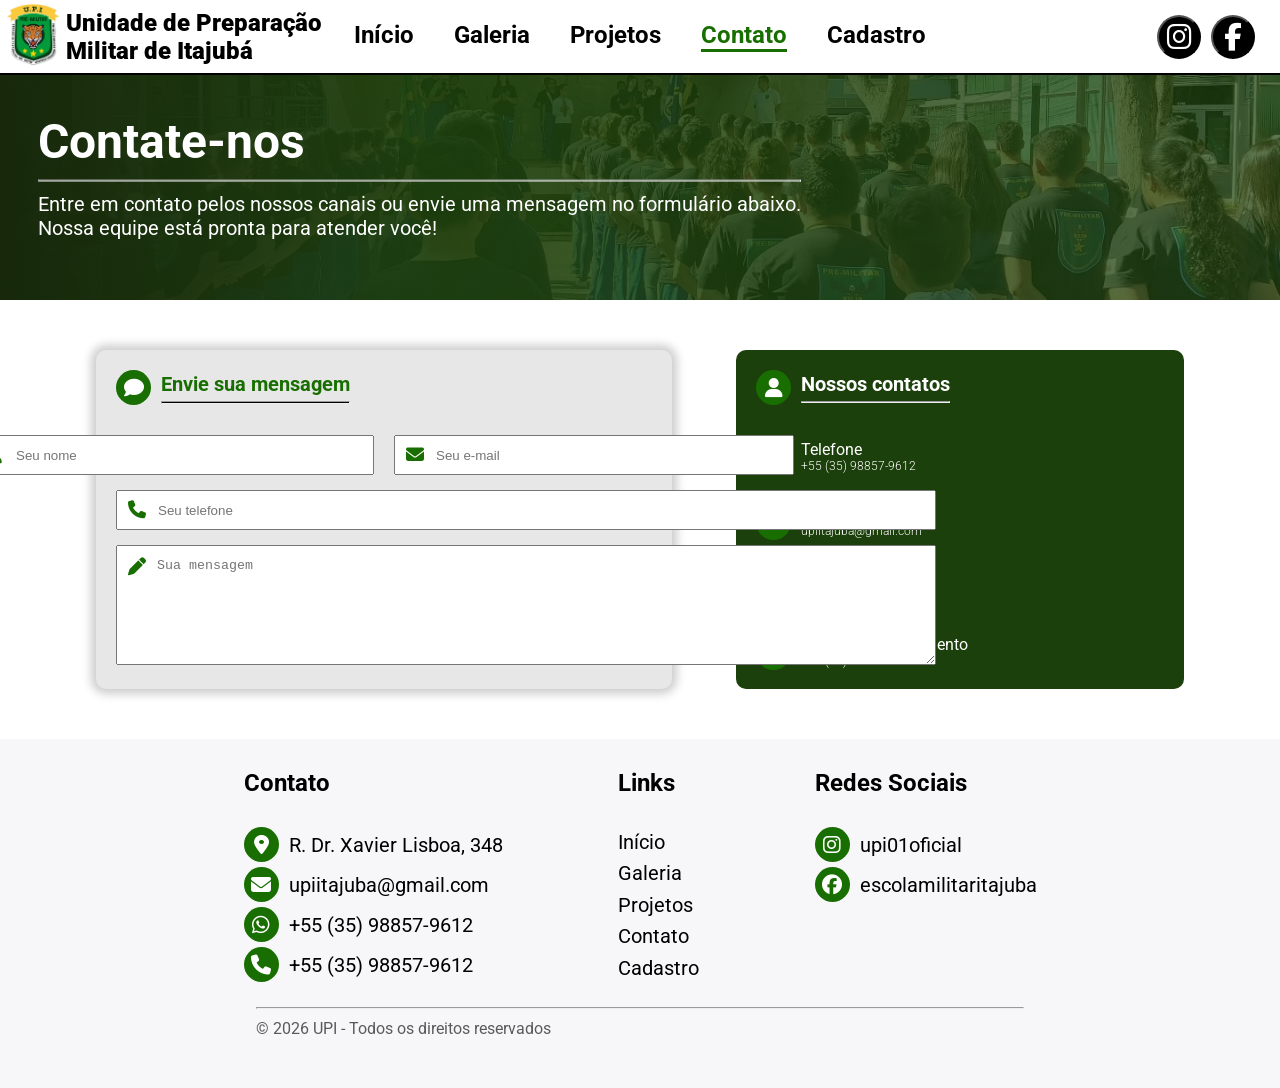
<file: contato.html>
<!DOCTYPE html>
<html lang="en">
<head>
    <meta charset="UTF-8">
    <meta name="viewport" content="width=device-width, initial-scale=1.0">
    <link rel="stylesheet" href="style.css">
    <link rel="stylesheet" href="https://cdnjs.cloudflare.com/ajax/libs/font-awesome/6.5.2/css/all.min.css">
    <link rel="preconnect" href="https://fonts.googleapis.com">
    <link rel="preconnect" href="https://fonts.gstatic.com" crossorigin>
    <link href="https://fonts.googleapis.com/css2?family=Roboto:wght@100;300;400;500;700;900&display=swap" rel="stylesheet">
    <title>Contato</title>
</head>
<body>
    <header>
        <a href="index.html"><img class="logotipo_upi_header" src="ícones/logotipo_UPI.png" alt="logotipo_upi"></a>
        <h1 class="titulo_header">Unidade de Preparação<br>Militar de Itajubá</h1>
        <nav class="menu_header">
            <a class="opcao_header" href="index.html">Início</a>
            <a class="opcao_header" href="galeria.html">Galeria</a>
            <a class="opcao_header" href="projetos.html">Projetos</a>   
            <a class="opcao_header_ativo" href="contato.html">Contato</a>
            <a class="opcao_header" href="cadastro.html">Cadastro</a>
        </nav>
        <div class="redes_sociais_header">
            <a href="https://www.instagram.com/upi01oficial/" target="_blank"><button class="botao_header"><i class="fa-brands fa-instagram" style="color: rgb(255, 255, 255);"></i></button></a>
            <a href="https://www.facebook.com/escolamilitaritajuba?locale=pt_BR" target="_blank"><button class="botao_header"><i class="fa-brands fa-facebook-f" style="color: rgb(255, 255, 255);"></i></button></a>
        </div>
    </header>
    <section class="banner_contato">
        <img id="imagem" class="banner" src="fotos/imagem_teste_proporcao7.jpg">
        <div class="overlay_contato"></div>
            <div class="banner_contato_info">
                <h2>Contate-nos</h2>
                <hr>
                <p>Entre em contato pelos nossos canais ou envie uma mensagem no formulário abaixo.<br>Nossa equipe está pronta para atender você!
            </div>
    </section>

    <section class="conteiners_contato">
        <div class="conteiner_contato_mensagem">
            <div class="topico_contato_mensagem">
                <i class="fa-solid fa-comment"></i>
                <div class="linha_contato_mensagem">
                    <h3>Envie sua mensagem</h3>
                    <hr>
                </div>
            </div>
            <div class="inputs_mensagem">
                <div class="input_nome_e_email">
                    <div class="input_nome">
                        <i class="fa-solid fa-user"></i>
                        <input class="nome" placeholder="Seu nome">
                    </div>
                    <div class="input_email">
                        <i class="fa-solid fa-envelope"></i>
                        <input class="email" placeholder="Seu e-mail">
                    </div>
                </div>
                <div class="input_telefone">
                    <i class="fa-solid fa-phone"></i>
                    <input class="telefone" placeholder="Seu telefone">
                </div>
                <div class="input_mensagem">
                    <i class="fa-solid fa-pen"></i>
                    <textarea class="mensagem" placeholder="Sua mensagem"></textarea>
                </div>
            </div>
        </div>
        <div class="conteiner_contato_info">
            <div class="topico_contato_info">
                <i class="fa-solid fa-user"></i>
                <div class="linha_contato_info">
                    <h3>Nossos contatos</h3>
                    <hr>
                </div>
            </div>
            <div class="contato_infos">
                <div class="info_contato_item">
                    <i class="fa-brands fa-whatsapp"></i>
                    <div class="info_item">
                        <h4>Telefone</h4>
                        <p>+55 (35) 98857-9612</p>
                    </div>
                </div>
                <div class="info_contato_item">
                    <i class="fa-solid fa-envelope"></i>
                    <div class="info_item">
                        <h4>E-mail</h4>
                        <p>upiitajuba@gmail.com</p>
                    </div>
                </div>
                <div class="info_contato_item">
                    <i class="fa-solid fa-location-dot"></i>
                    <div class="info_item">
                        <h4>Endereço</h4>
                        <p>R. Dr. Xavier Lisboa, 348</p>
                    </div>
                </div>
                <div class="info_contato_item">
                    <i class="fa-regular fa-clock"></i>
                    <div class="info_item">
                        <h4>Horário de Atendimento</h4>
                        <p>+55 (35) 98857-9612</p>
                    </div>
                </div>
            </div>
        </div>
    </section>

    <footer class="footer">
        <div class="footer_info">
            <div class="footer_contato">
                <h2 class="footer_topico">Contato</h2>
                <div class="footer_contato_item">
                    <i class="fa-solid fa-location-dot"></i>
                    <p>R. Dr. Xavier Lisboa, 348</p>
                </div>
                <div class="footer_contato_item">
                    <i class="fa-solid fa-envelope"></i>
                    <p>upiitajuba@gmail.com</p>
                </div>
                <div class="footer_contato_item">
                    <i class="fa-brands fa-whatsapp"></i>
                    <p>+55 (35) 98857-9612</p>
                </div>
                <div class="footer_contato_item">
                    <i class="fa-solid fa-phone"></i>
                    <p>+55 (35) 98857-9612</p>
                </div>
            </div>
            <div class="footer_links">
                <h2 class="footer_topico">Links</h2>
                <a href="index.html">Início</a>
                <a href="galeria.html">Galeria</a>
                <a href="projetos.html">Projetos</a>   
                <a href="contato.html">Contato</a>
                <a href="cadastro.html">Cadastro</a>
            </div>
            <div class="footer_redessociais">
                <h2 class="footer_topico">Redes Sociais</h2>
                <div class="footer_redesocial_item">
                    <i class="fa-brands fa-instagram"></i>
                    <a href="https://www.instagram.com/upi01oficial/" target="_blank">upi01oficial</a>
                </div>
                <div class="footer_redesocial_item">
                    <i class="fa-brands fa-facebook"></i>
                    <a href="https://www.facebook.com/escolamilitaritajuba?locale=pt_BR" target="_blank">escolamilitaritajuba</a>
                </div>
            </div>
        </div>
        <hr>
        <p class="footer_direitos">&copy; 2026 UPI - Todos os direitos reservados</p>
    </footer>
</body>
</html>
</file>
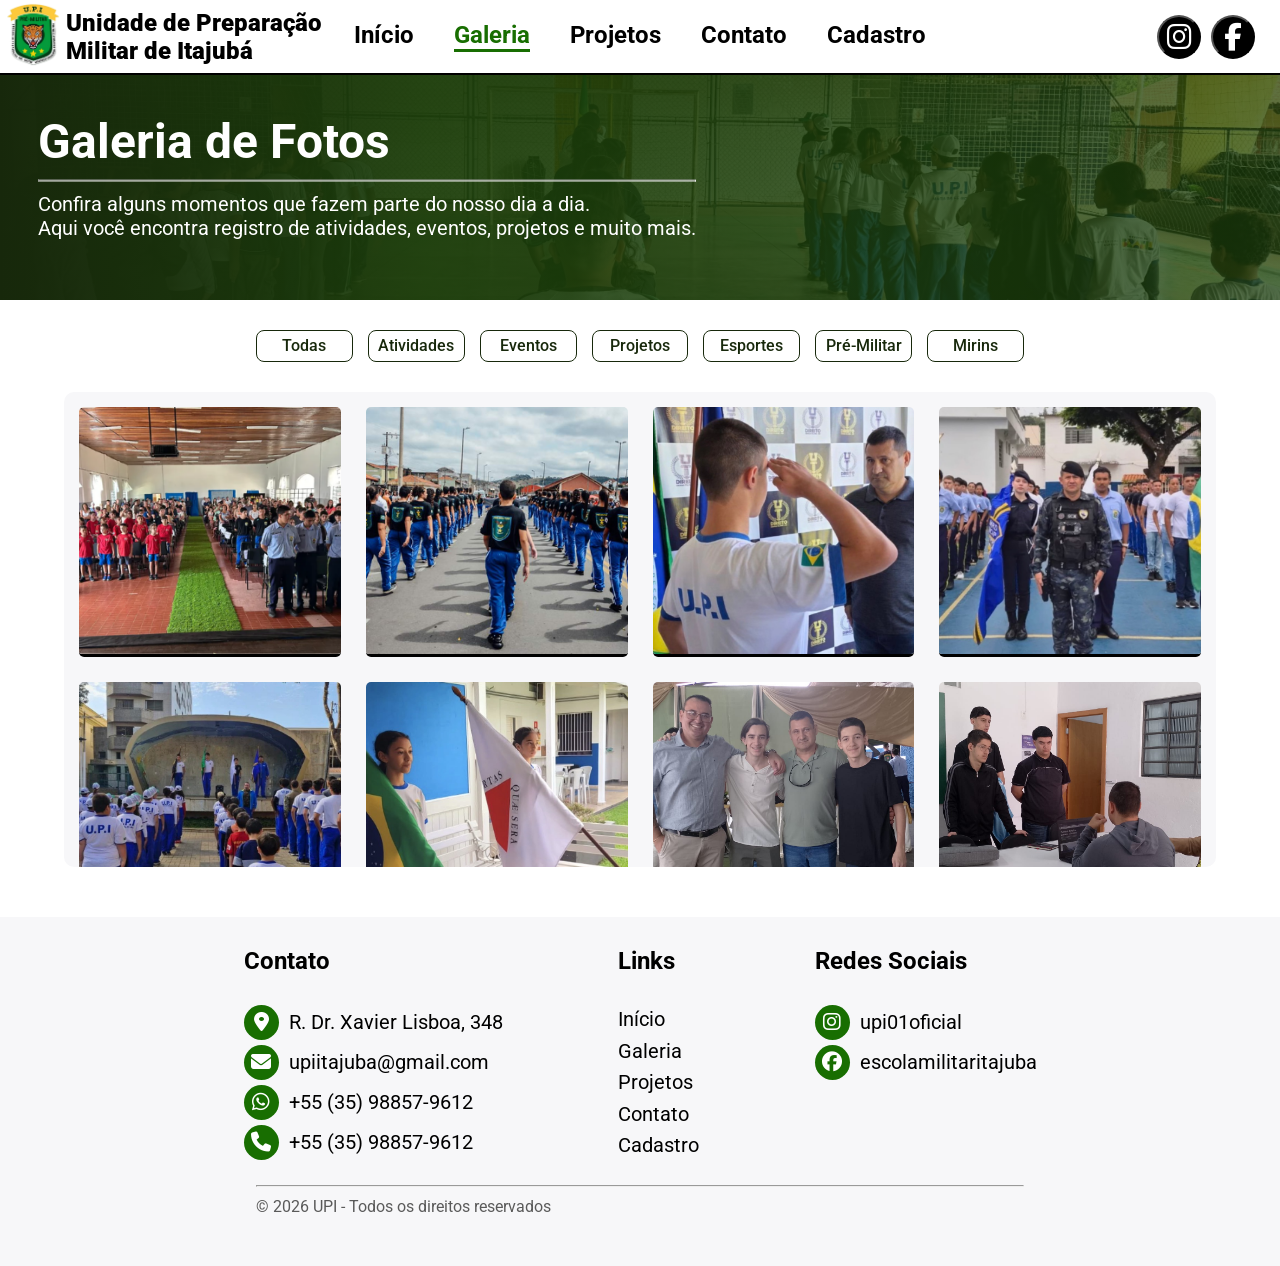
<file: galeria.html>
<!DOCTYPE html>
<html lang="en">
<head>
    <meta charset="UTF-8">
    <meta name="viewport" content="width=device-width, initial-scale=1.0">
    <link rel="stylesheet" href="style.css">
    <link rel="stylesheet" href="https://cdnjs.cloudflare.com/ajax/libs/font-awesome/6.5.2/css/all.min.css">
    <link rel="preconnect" href="https://fonts.googleapis.com">
    <link rel="preconnect" href="https://fonts.gstatic.com" crossorigin>
    <link href="https://fonts.googleapis.com/css2?family=Roboto:wght@100;300;400;500;700;900&display=swap" rel="stylesheet">
    <title>Galeria</title>
</head>
<body>
    <header>
        <a href="index.html"><img class="logotipo_upi_header" src="ícones/logotipo_UPI.png" alt="logotipo_upi"></a>
        <h1 class="titulo_header">Unidade de Preparação<br>Militar de Itajubá</h1>
        <nav class="menu_header">
            <a class="opcao_header" href="index.html">Início</a>
            <a class="opcao_header_ativo" href="galeria.html">Galeria</a>
            <a class="opcao_header" href="projetos.html">Projetos</a>   
            <a class="opcao_header" href="contato.html">Contato</a>
            <a class="opcao_header" href="cadastro.html">Cadastro</a>
        </nav>
        <div class="redes_sociais_header">
            <a href="https://www.instagram.com/upi01oficial/" target="_blank"><button class="botao_header"><i class="fa-brands fa-instagram" style="color: rgb(255, 255, 255);"></i></button></a>
            <a href="https://www.facebook.com/escolamilitaritajuba?locale=pt_BR" target="_blank"><button class="botao_header"><i class="fa-brands fa-facebook-f" style="color: rgb(255, 255, 255);"></i></button></a>
        </div>
    </header>
    <section class="banner_galeria">
        <img id="imagem" class="banner" src="fotos/imagem_teste_proporcao1.jpg">
        <div class="overlay_galeria"></div>
            <div class="banner_galeria_info">
                <h2>Galeria de Fotos</h2>
                <hr>
                <p>Confira alguns momentos que fazem parte do nosso dia a dia.<br>Aqui você encontra registro de atividades, eventos, projetos e muito mais.</p>
            </div>
    </section>
    <section class="filtro_galeria">
        <div class="filtros">
            <button>Todas</button>
            <button>Atividades</button>
            <button>Eventos</button>
            <button>Projetos</button>
            <button>Esportes</button>
            <button>Pré-Militar</button>
            <button>Mirins</button>
        </div>
    </section>
    <main class="fotos_galeria">
        <div class="foto">
            <img src="fotos/galeria_1.png" width="400px" height="225px">
        </div>
        <div class="foto">
            <img src="fotos/galeria_2.png" width="400px" height="225px">
        </div>
        <div class="foto">
            <img src="fotos/galeria_3.jpeg" width="400px" height="225px">
        </div>
        <div class="foto">
            <img src="fotos/galeria_4.jpeg" width="400px" height="225px">
        </div>
        <div class="foto">
            <img src="fotos/galeria_5.jpeg" width="400px" height="225px">
        </div>
        <div class="foto">
            <img src="fotos/galeria_6.jpeg" width="400px" height="225px">
        </div>
        <div class="foto">
            <img src="fotos/galeria_7.jpg" width="400px" height="225px">
        </div>
        <div class="foto">
            <img src="fotos/galeria_8.jpg" width="400px" height="225px">
        </div>
        <div class="foto">
            <img src="fotos/galeria_9.jpg" width="400px" height="225px">
        </div>
        <div class="foto">
            <img src="fotos/galeria_10.webp" width="400px" height="225px">
        </div>
        <div class="foto">
            <img src="fotos/galeria_11.webp" width="400px" height="225px">
        </div>
        <div class="foto">
            <img src="fotos/galeria_12.webp" width="400px" height="225px">
        </div>
        <div class="foto">
            <img src="fotos/galeria_13.webp" width="400px" height="225px">
        </div>
        <div class="foto">
            <img src="fotos/galeria_14.webp" width="400px" height="225px">
        </div>
        <div class="foto">
            <img src="fotos/galeria_15.webp" width="400px" height="225px">
        </div>
        <div class="foto">
            <img src="fotos/galeria_16.webp" width="400px" height="225px">
        </div>
        <div class="foto">
            <img src="fotos/galeria_17.webp" width="400px" height="225px">
        </div>
        <div class="foto">
            <img src="fotos/galeria_18.webp" width="400px" height="225px">
        </div>
        <div class="foto">
            <img src="fotos/galeria_19.webp" width="400px" height="225px">
        </div>
        <div class="foto">
            <img src="fotos/galeria_20.webp" width="400px" height="225px">
        </div>
        <div class="foto">
            <img src="fotos/galeria_21.webp" width="400px" height="225px">
        </div>
        <div class="foto">
            <img src="fotos/galeria_22.webp" width="400px" height="225px">
        </div>
        <div class="foto">
            <img src="fotos/galeria_23.webp" width="400px" height="225px">
        </div>
        <div class="foto">
            <img src="fotos/galeria_24.webp" width="400px" height="225px">
        </div>
        <div class="foto">
            <img src="fotos/galeria_25.webp" width="400px" height="225px">
        </div>
        <div class="foto">
            <img src="fotos/galeria_26.webp" width="400px" height="225px">
        </div>
        <div class="foto">
            <img src="fotos/galeria_27.webp" width="400px" height="225px">
        </div>
        <div class="foto">
            <img src="fotos/galeria_28.webp" width="400px" height="225px">
        </div>
        <div class="foto">
            <img src="fotos/galeria_29.webp" width="400px" height="225px">
        </div>
        <div class="foto">
            <img src="fotos/galeria_30.webp" width="400px" height="225px">
        </div>
        <div class="foto">
            <img src="fotos/galeria_31.webp" width="400px" height="225px">
        </div>
        <div class="foto">
            <img src="fotos/galeria_32.webp" width="400px" height="225px">
        </div>
        <div class="foto">
            <img src="fotos/galeria_33.webp" width="400px" height="225px">
        </div>
        <div class="foto">
            <img src="fotos/galeria_34.webp" width="400px" height="225px">
        </div>
        <div class="foto">
            <img src="fotos/galeria_35.webp" width="400px" height="225px">
        </div>
        <div class="foto">
            <img src="fotos/galeria_36.webp" width="400px" height="225px">
        </div>
        <div class="foto">
            <img src="fotos/galeria_37.webp" width="400px" height="225px">
        </div>
        <div class="foto">
            <img src="fotos/galeria_38.webp" width="400px" height="225px">
        </div>
        <div class="foto">
            <img src="fotos/galeria_39.webp" width="400px" height="225px">
        </div>
        <div class="foto">
            <img src="fotos/galeria_40.webp" width="400px" height="225px">
        </div>
        <div class="foto">
            <img src="fotos/galeria_41.webp" width="400px" height="225px">
        </div>
        <div class="foto">
            <img src="fotos/galeria_42.webp" width="400px" height="225px">
        </div>
        <div class="foto">
            <img src="fotos/galeria_43.webp" width="400px" height="225px">
        </div>
        <div class="foto">
            <img src="fotos/galeria_44.webp" width="400px" height="225px">
        </div>
        <div class="foto">
            <img src="fotos/galeria_45.webp" width="400px" height="225px">
        </div>
        <div class="foto">
            <img src="fotos/galeria_46.webp" width="400px" height="225px">
        </div>
        <div class="foto">
            <img src="fotos/galeria_47.webp" width="400px" height="225px">
        </div>
        <div class="foto">
            <img src="fotos/galeria_48.webp" width="400px" height="225px">
        </div>
    </main>
    <footer class="footer">
        <div class="footer_info">
            <div class="footer_contato">
                <h2 class="footer_topico">Contato</h2>
                <div class="footer_contato_item">
                    <i class="fa-solid fa-location-dot"></i>
                    <p>R. Dr. Xavier Lisboa, 348</p>
                </div>
                <div class="footer_contato_item">
                    <i class="fa-solid fa-envelope"></i>
                    <p>upiitajuba@gmail.com</p>
                </div>
                <div class="footer_contato_item">
                    <i class="fa-brands fa-whatsapp"></i>
                    <p>+55 (35) 98857-9612</p>
                </div>
                <div class="footer_contato_item">
                    <i class="fa-solid fa-phone"></i>
                    <p>+55 (35) 98857-9612</p>
                </div>
            </div>
            <div class="footer_links">
                <h2 class="footer_topico">Links</h2>
                <a href="index.html">Início</a>
                <a href="galeria.html">Galeria</a>
                <a href="projetos.html">Projetos</a>   
                <a href="contato.html">Contato</a>
                <a href="cadastro.html">Cadastro</a>
            </div>
            <div class="footer_redessociais">
                <h2 class="footer_topico">Redes Sociais</h2>
                <div class="footer_redesocial_item">
                    <i class="fa-brands fa-instagram"></i>
                    <a href="https://www.instagram.com/upi01oficial/" target="_blank">upi01oficial</a>
                </div>
                <div class="footer_redesocial_item">
                    <i class="fa-brands fa-facebook"></i>
                    <a href="https://www.facebook.com/escolamilitaritajuba?locale=pt_BR" target="_blank">escolamilitaritajuba</a>
                </div>
            </div>
        </div>
        <hr>
        <p class="footer_direitos">&copy; 2026 UPI - Todos os direitos reservados</p>
    </footer>
</body>
</html>
</file>
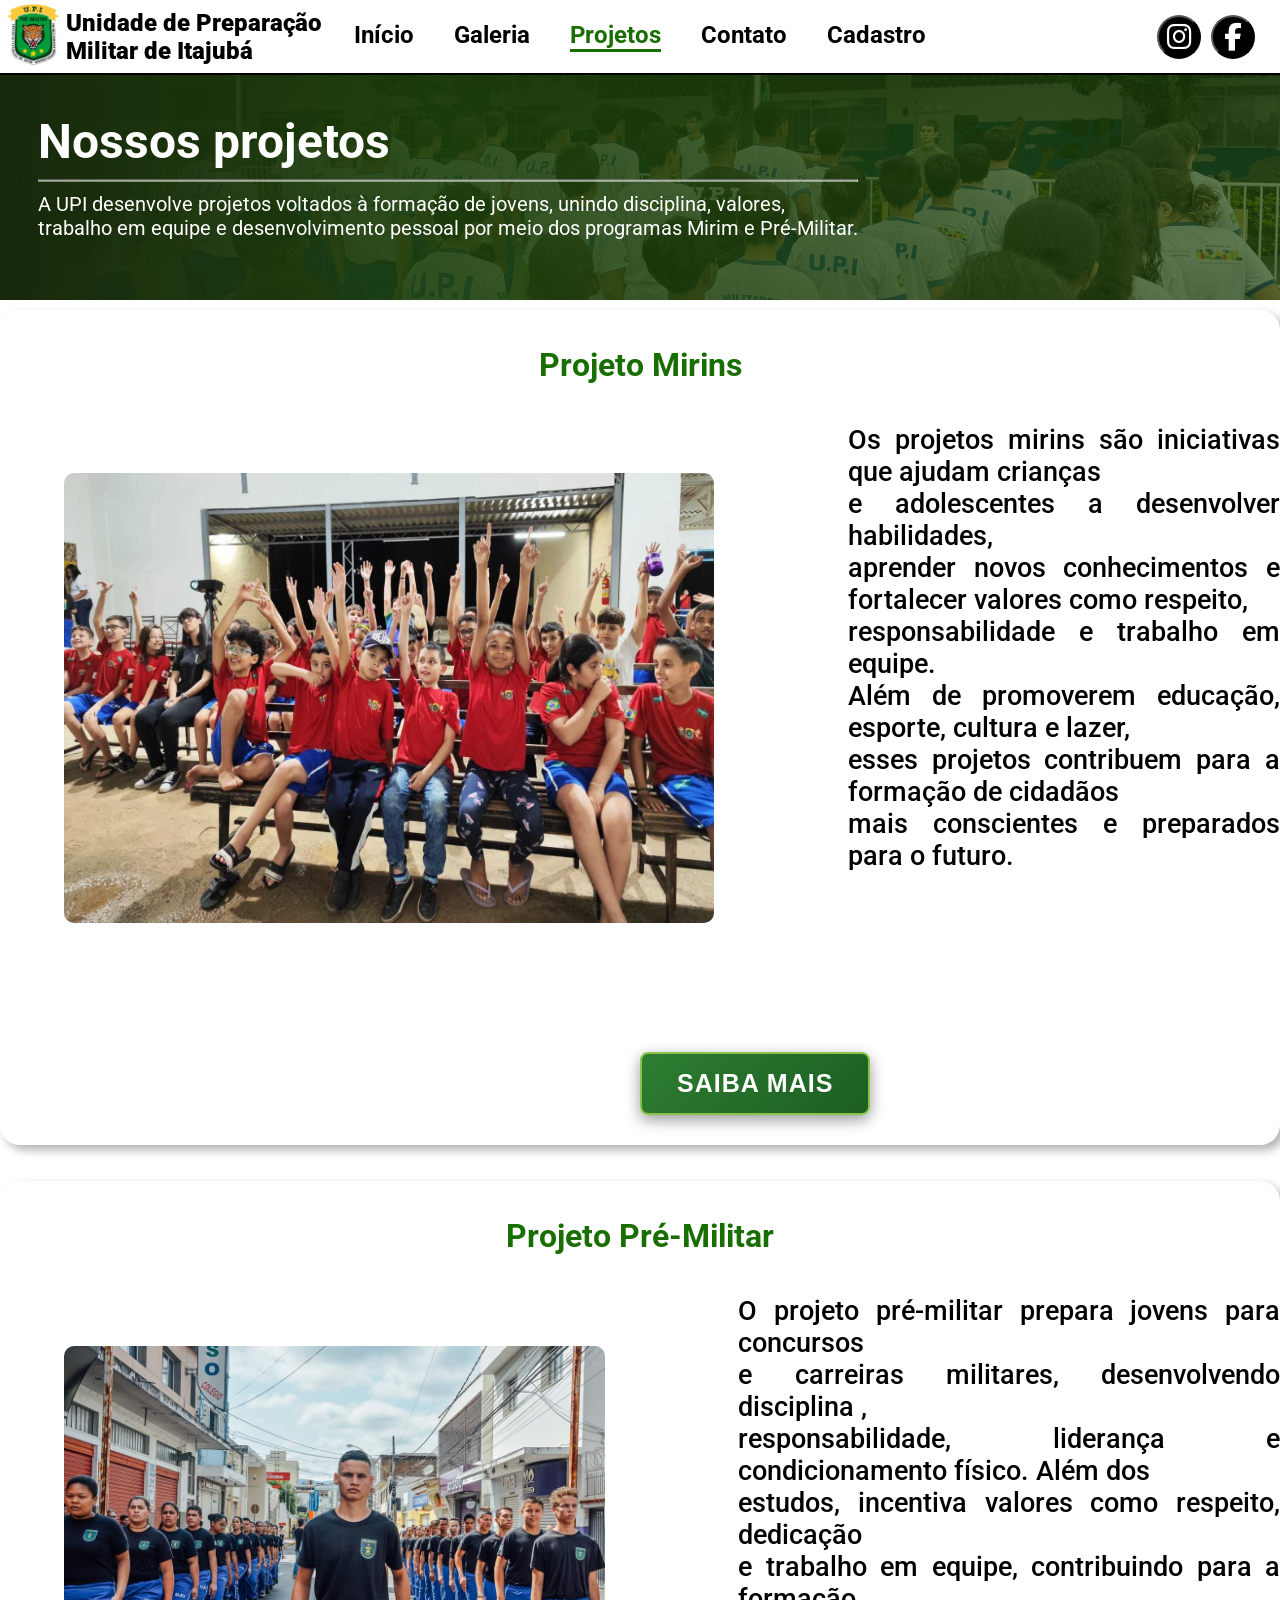
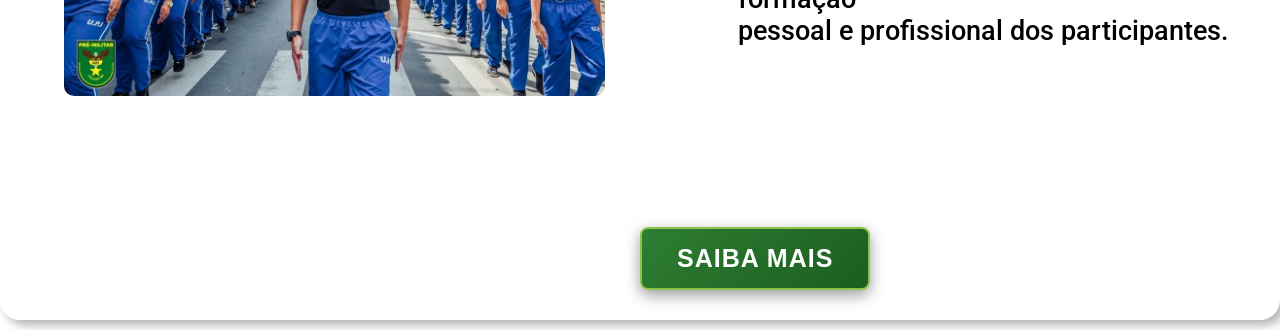
<file: projetos.html>
<!DOCTYPE html>
<html lang="en">
<head>
    <meta charset="UTF-8">
    <meta name="viewport" content="width=device-width, initial-scale=1.0">
    <link rel="stylesheet" href="style.css">
    <link rel="stylesheet" href="https://cdnjs.cloudflare.com/ajax/libs/font-awesome/6.5.2/css/all.min.css">
    <link rel="preconnect" href="https://fonts.googleapis.com">
    <link rel="preconnect" href="https://fonts.gstatic.com" crossorigin>
    <link href="https://fonts.googleapis.com/css2?family=Roboto:wght@100;300;400;500;700;900&display=swap" rel="stylesheet">
    <title>Projetos</title>
</head>
<body>
    <header>
        <a href="index.html"><img class="logotipo_upi_header" src="ícones/logotipo_UPI.png" alt="logotipo_upi"></a>
        <h1 class="titulo_header">Unidade de Preparação<br>Militar de Itajubá</h1>
        <nav class="menu_header">
            <a class="opcao_header" href="index.html">Início</a>
            <a class="opcao_header" href="galeria.html">Galeria</a>
            <a class="opcao_header_ativo" href="projetos.html">Projetos</a>   
            <a class="opcao_header" href="contato.html">Contato</a>
            <a class="opcao_header" href="cadastro.html">Cadastro</a>
        </nav>
        <div class="redes_sociais_header">
            <a href="https://www.instagram.com/upi01oficial/" target="_blank"><button class="botao_header"><i class="fa-brands fa-instagram" style="color: rgb(255, 255, 255);"></i></button></a>
            <a href="https://www.facebook.com/escolamilitaritajuba?locale=pt_BR" target="_blank"><button class="botao_header"><i class="fa-brands fa-facebook-f" style="color: rgb(255, 255, 255);"></i></button></a>
        </div>
    </header>
    <section class="banner_contato">
        <img id="imagem" class="banner" src="fotos/imagem_teste_proporcao2.jpg">
        <div class="overlay_contato"></div>
            <div class="banner_contato_info">
                <h2>Nossos projetos</h2>
                <hr>
                <p>A UPI desenvolve projetos voltados à formação de jovens, unindo disciplina, valores,<br> trabalho em equipe e desenvolvimento pessoal por meio dos programas Mirim e Pré-Militar.</p>
            </div>
    </section>
    <section class="card1_projetos">
        <br> 
        <br>
        <h1 class="aha1">Projeto Mirins</h1>  
        <div class="card1_conteudo">
            <img class="foto2" src="fotos/projetos_mirins.jpg" alt="mirins" width="650px" height="450px">
            <p class="p1">Os projetos mirins são iniciativas que ajudam crianças <br> e adolescentes a desenvolver habilidades, <br>
                aprender novos conhecimentos e fortalecer valores como respeito, <br> responsabilidade e trabalho em equipe. <br>
                Além de promoverem educação, esporte, cultura e lazer, <br>
                esses projetos contribuem para a formação de cidadãos
                <br> mais conscientes e preparados para o futuro. <br> </p>     
        </div>
        <button class="botao1">Saiba Mais</button>
    </section>
<br>
<br>     
    <section class="card2_projetos">
        <br> 
        <br>
        <h1 class="aha2">Projeto Pré-Militar</h1>
        <div class="card2_conteudo">
            <img class="foto1" src="fotos/projetos_militar.jpg" alt="militar" width="550px" height="350px">
            <p class="p2">O projeto pré-militar prepara jovens para concursos
                <br> e carreiras militares, desenvolvendo disciplina
                , <br> responsabilidade, liderança e condicionamento físico.
                Além dos <br> estudos, incentiva valores como respeito, dedicação 
                <br> e trabalho em equipe, contribuindo para a formação <br> pessoal 
                e profissional dos participantes.</p>
        </div>
        <button class="botao2">Saiba Mais</button>
    </section>
</body>
</html>
</file>
<file: style.css>
*{
    margin: 0;
    padding: 0;
    box-sizing: border-box;
}

html{
    scroll-behavior: smooth;
}

body{
    background-color: rgb(255, 255, 255);
    margin: 0;
    padding: 0;
}

header{
    background-color: white;
    border-bottom: 2px solid black;
    display: flex;
    align-items: center;
    position: relative;
    padding-top: 5px;
    padding-bottom: 5px;
    height: 75px;
}

a{
    color: black;
    text-decoration: none;
}

nav{
    position: absolute;
    transform: translateX(-50%);
    left: 50%;
    display: flex;
    gap: 40px;
}

p, h1, h2, h3, h4, h5, h6{
    margin: 0;
    padding: 0;
}

i{
    font-size: 1.75rem;
}

/*----------------------------------------------------------------------------------------------------------------------------------*/

.footer{
    padding-top: 30px;
    margin-top: 50px;
    padding-bottom: 50px;
    background-color: rgb(247, 247, 249);
}

.footer hr{
    margin-top: 25px;
    margin-left: 20%;
    margin-right: 20%;
    width: auto;
    background-color: black;
    height: 1px;
}

.footer_info{
    display: flex;
    flex-direction: row;
    justify-content: space-evenly;
    margin-left: 10%;
    margin-right: 10%;
    font-weight: 400;
    font-family: 'Roboto', sans-serif;
    font-size: 1.25rem;
}

.footer i{
    font-size: 20px;
    color: white;
    border-radius: 100%;
    width: 35px;
    height: 35px;
    background-color: rgb(24, 110, 1);
    display: flex;
    justify-content: center;
    align-items: center;
}

.footer h2{
    margin-bottom: 25px;
    font-weight: 700;
    font-family: 'Roboto', sans-serif;
    font-size: 1.5rem;
}

.footer_contato{
    display: flex;
    flex-direction: column;
    row-gap: 5px;
}

.footer_contato_item, .footer_redesocial_item{
    display: flex;
    flex-direction: row;
    align-items: center;
    gap: 10px;
}

.footer_links{
    display: flex;
    flex-direction: column;
    text-align: left;
    row-gap: 7.5px;
}

.footer_links a:hover{
    text-decoration: underline;
}

.footer_redessociais{
    display: flex;
    flex-direction: column;
    text-align: left;
    row-gap: 5px;
}

.footer_redesocial_item a:hover{
    text-decoration: underline;
}

.footer_direitos{
    margin-left: 20%;
    margin-top: 10px;
    color: rgb(90, 90, 90);
    font-weight: 400;
    font-family: 'Roboto', sans-serif;
    font-size: 1rem;
}

/*----------------------------------------------------------------------------------------------------------------------------------*/

.menu_header{
    font-weight: 700;
    font-family: 'Roboto', sans-serif;
    font-size: 1.5rem;
}

.titulo_header{
    font-weight: 900;
    font-family: 'Roboto', sans-serif;
    font-size: 1.5rem;
}

.logotipo_upi_header{
    height: 65px;
    width: auto;
    margin-left: 5px;
    margin-right: 5px;
}

.logotipo_upi_header:hover{
    transition: 0.2s;
    transform: scale(1.1);
    cursor: pointer;
}

.opcao_header{
    position: relative;
}

.opcao_header::after{
    content: "";
    position: absolute;
    left: 50%;
    bottom: 0px;
    width: 0;
    height: 3px;
    background-color: rgb(24, 110, 1);
    transform: translateX(-50%);
    transition: 0.3s ease;
}

.opcao_header:hover::after, .opcao_header.ativo::after{
    width: 100%;
}

.opcao_header:hover{
    color: rgb(24, 110, 1);
}

.opcao_header_ativo{
    color: rgb(24, 110, 1);;
    border-bottom: 3px solid rgb(24, 110, 1);
}

.redes_sociais_header{
    margin-right: 25px;
    margin-left: auto;
    display: flex;
    gap: 10px;
}

.botao_header{
    background-color: black;
    border-radius: 100%;
    width: 2.75rem;
    height: 2.75rem;
    align-items: center;
    display: flex;
    justify-content: center;
    color: white;
}

.botao_header:hover{
    transition: 0.2s;
    transform: scale(1.1);
    cursor: pointer;
    opacity: 70%;
}

/*----------------------------------------------------------------------------------------------------------------------------------*/

.carrossel{
    position: relative;
    width: 100%;
    height: 60vh;
    overflow: hidden;
}

.carrossel img{
    width: 100%;
    height: 100%;
    object-fit: cover;
    transition: 8s linear;
}

.overlay_inicio{
    position: absolute;
    inset: 0;
    background: linear-gradient(
        to right,
        rgba(0, 0, 0, 0.95),
        rgba(0, 0, 0, 0.85),
        rgba(0, 0, 0, 0.7),
        rgba(0, 0, 0, 0.5),
        rgba(0, 0, 0, 0.2),
        rgba(0, 0, 0, 0)
    );
    z-index: 1;
}

.banner_info{
    position: absolute;
    top: 45%;
    bottom: auto;
    left: 3%;
    transform: translateY(-50%);
    color: white;
    z-index: 2;
    font-family: 'Roboto', sans-serif;
    font-weight: 700;
    font-size: 2.5rem;
}

.banner_info hr{
    width: 100%;
    margin-bottom: 10px;
}

.banner_info h2{
    margin-bottom: 10px;
}

.banner_info p{
    margin-top: 5px;
    font-weight: 400;
    font-size: 1.25rem;
}

.menu_banner{
    display: flex;
    margin-top: 2.5vh;
    gap: 35px;
}

.botao_conhecer_banner{
    background-color: rgb(24, 110, 1);
    border-radius: 8px;
    color: white;
    font-family: 'Roboto', sans-serif;
    font-weight: 500;
    font-size: 1rem;
    border: none;
    width: 30%;
    height: 4.5vh;
}

.botao_cadastrar_banner{
    background: none;
    border-radius: 8px;
    color: white;
    font-family: 'Roboto', sans-serif;
    font-weight: 500;
    font-size: 1rem;
    border: 1.5px solid white;
    width: 30%;
    height: 4.5vh;
}

.botao_conhecer_banner:hover{
    transition: 0.2s;
    transform: translateY(-2px);
    cursor: pointer;
    background-color: rgba(24, 110, 1, 0.6);
}

.botao_cadastrar_banner:hover{
    transition: 0.2s;
    transform: translateY(-2px);
    cursor: pointer;
    background-color: rgba(255, 255, 255, 0.5)
}

/*----------------------------------------------------------------------------------------------------------------------------------*/

.sobre_a_upi{
    align-items: start;
    display: flex;
    flex-direction: row;
    justify-content: center;
    gap: 50px;
    margin-top: 3%;
    width: 90%;
    max-width: 1400px;
    margin-left: auto;
    margin-right: auto;
}

.sobre_a_upi img{
    height: 450px;
    border-radius: 10px;
    width: auto;
}

.info_sobre_a_upi{
    flex: 1;
}

.info_sobre_a_upi h3{
    color: rgb(24, 110, 1);
    font-family: 'Roboto', sans-serif;
    font-weight: 700;
    font-size: 1.25rem;
}

.info_sobre_a_upi h2{
    margin-top: 10px;
    color: black;
    font-family: 'Roboto', sans-serif;
    font-weight: 800;
    font-size: 1.75rem;
}

.info_sobre_a_upi hr{
    margin-top: 10px;
    background-color: black;
    height: 3px;
    width: 55%;
}

.info_sobre_a_upi p{
    margin-top: 15px;
    margin-left: auto;
    color: black;
    font-family: 'Roboto', sans-serif;
    font-weight: 350;
    font-size: 1.2rem;
}

.botao_saibamais_sobre{
    background-color: rgb(24, 110, 1);
    border-radius: 5px;
    color: white;
    font-family: 'Roboto', sans-serif;
    font-weight: 500;
    font-size: 1rem;
    border: none;
    width: 25%;
    height: 3.5vh;
    margin-top: 15px;
}

.botao_saibamais_sobre:hover{
    transition: 0.2s;
    transform: translateY(-2px);
    cursor: pointer;
    background-color: rgba(24, 110, 1, 0.6);
}

#sobre_a_upi{
    scroll-margin-top: 150px
}

/*----------------------------------------------------------------------------------------------------------------------------------*/

.banner_galeria {
    position: relative;
    width: 100%;
    height: 25vh;
    overflow: hidden;
}

.banner_galeria img {
    width: 100%;
    height: 100%;
    object-fit: cover;
    display: block;
}

.overlay_galeria{
    position: absolute;
    inset: 0;
    background: linear-gradient(
        to right,
        rgba(23, 40, 11, 1),
        rgba(28, 64, 11, 0.9),
        rgba(28, 64, 11, 0.8),
        rgba(28, 64, 11, 0.7)
    );
    z-index: 1;
}

.banner_galeria_info{
    position: absolute;
    top: 45%;
    bottom: auto;
    left: 3%;
    transform: translateY(-50%);
    color: white;
    z-index: 2;
    font-family: 'Roboto', sans-serif;
    font-weight: 700;
    font-size: 2rem;
}

.banner_galeria_info hr{
    width: 100%;
    margin-bottom: 10px;
}

.banner_galeria_info h2{
    margin-bottom: 10px;
}

.banner_galeria_info p{
    margin-top: 5px;
    font-weight: 400;
    font-size: 1.25rem;
}

/*----------------------------------------------------------------------------------------------------------------------------------*/

.filtros{
    display: flex;
    justify-content: center;
    gap: 15px;
    margin-top: 30px;
    margin-left: 20%;
    margin-right: 20%;
}

.filtros button{
    background: none;
    border-radius: 8px;
    color: rgb(23, 40, 11);
    font-family: 'Roboto', sans-serif;
    font-weight: 500;
    font-size: 1rem;
    border: 1.5px solid rgb(23, 40, 11);
    width: 15%;
    height: 3.5vh;
}

.filtros button:hover{
    transition: 0.2s;
    transform: translateY(-2px);
    cursor: pointer;
    background-color: rgb(23, 40, 11);
    color: white;
}

/*----------------------------------------------------------------------------------------------------------------------------------*/

.fotos_galeria{
    background-color: rgb(247, 247, 249);
    border-radius: 10px;
    padding: 15px;
    margin-top: 30px;
    margin-bottom: 50px;
    margin-left: 5%;
    margin-right: 5%;
    gap: 25px;
    display: grid;
    grid-template-columns: repeat(4, 1fr);
    max-height: 475px;
    overflow-y: auto;
    overflow-x: hidden;
}

.foto{
    width: 100%;
}

.foto img{
    width: 100%;
    height: 250px;
    object-fit: cover;
    display: block;
    border-radius: 5px;
    border-bottom: black 3px solid;
}

.foto img:hover{
    transition: 0.2s;
    transform: scale(1.01);
    cursor: pointer;
    opacity: 80%;
}

/*----------------------------------------------------------------------------------------------------------------------------------*/


.titulo{
    color:rgb(0, 0, 0);
    margin-bottom: 40px;
    font-family: 'Roboto', sans-serif;
    font-weight: 500;
    font-size: 1rem;
}

.titulo h2{
    color:#4CAF50;
}

.titulo h1{
    font-size:45px;
    width:700px;
    max-width:90%;
}

.formulario{
    position:relative;
    background:white;
    width:700px;
    max-width:90%;
    padding:40px;
    border-radius:15px;
    box-shadow:0 10px 30px rgba(0,0,0,0.3);
    margin-bottom:50px;
}

.linha{
    display:flex;
    gap:15px;
}

.formulario input{
    width:100%;
    padding:15px;
    margin-bottom:15px;
    border:none;
    background:#f0f0f0;
    border-radius:8px;
    font-size:16px;
}

.botaocadastro{
    width:100%;
    padding:15px;
    border:none;
    background:#2e7d32;
    color:white;
    font-size:18px;
    border-radius:8px;
    cursor:pointer;
    transition:0.2s;
}

.botaocadastro:hover{
    background:#216926;
    transition: 0.2s;
    transform: scale(1.025);
}

/*==============================================================================================================================================*/


.card1_projetos{
    border-radius: 20px;
    box-shadow: 5px 5px 10px 
    rgba(0,0,0,0.3);
    margin-top: 10px;
}

.card2_projetos{
    border-radius: 20px;
    box-shadow: 5px 5px 10px 
    rgba(0,0,0,0.3);
    margin-bottom: 10px;
    
}

.foto1{
    
    border-radius: 10px;
   
}

.foto2{
    
    border-radius: 10px;
   
}

.aha1{
    display: flex;
    align-items: center;
    justify-content: center;
    color:rgb(24, 110, 1);
    margin-bottom: 40px;
    font-family: 'Roboto', sans-serif;
    font-weight: 700;
    font-size: 2rem;
}

.aha2{
    display: flex;
    align-items: center;
    justify-content: center;
    color:rgb(24, 110, 1);
    margin-bottom: 40px;
    font-family: 'Roboto', sans-serif;
    font-weight: 700;
    font-size: 2rem;
}

.p1{
    margin-left: 11%;
    text-align: justify;
    font-family: 'Roboto', sans-serif;
    font-weight: 500;
    font-size: 27px;
    margin-bottom: 100px;
    
}

.p2{
    margin-left: 11%;
    text-align: justify;
    font-family: 'Roboto', sans-serif;
    font-weight: 500;
    font-size: 27px;
    margin-bottom: 100px;
}


.card1_conteudo{
    margin-left: 5%;
    align-items: center;
    margin-top: 30px;
    display: flex;
    flex-direction: row;
    padding-bottom: 80px;
}

.card2_conteudo{
    margin-top: 30px;
    display: flex;
    flex-direction: row;
    padding-bottom: 80px;
    margin-left: 5%;
    align-items: center;
}



.botao1 {
margin-left: 50%;
margin-bottom: 30px;
display: inline-block;
padding: 15px 35px;
background: linear-gradient(135deg, #2e7d32, #1b5e20);
color: white;
text-decoration: none;
font-size:25px;
font-weight: bold;
border: 2px solid #8bc34a;
border-radius: 8px;
cursor: pointer;
transition: all 0.3s ease;
box-shadow: 0 5px 15px rgba(0, 0, 0, 0.4);
text-transform: uppercase;
letter-spacing: 1px;
}

.botao1:hover {
background: linear-gradient(135deg, #388e3c, #2e7d32);
transform: translateY(-3px);
box-shadow: 0 8px 20px rgba(0, 0, 0, 0.6);
}

.botao1:active {
transform: scale(0.96);
}

.botao2 {
margin-left: 50%;
margin-bottom: 30px;
display: inline-block;
padding: 15px 35px;
background: linear-gradient(135deg, #2e7d32, #1b5e20);
color: white;
text-decoration: none;
font-size: 25px;
font-weight: bold;
border: 2px solid #8bc34a;
border-radius: 8px;
cursor: pointer;
transition: all 0.3s ease;
box-shadow: 0 5px 15px rgba(0, 0, 0, 0.4);
text-transform: uppercase;
letter-spacing: 1px;
}

.botao2:hover {
background: linear-gradient(135deg, #388e3c, #2e7d32);
transform: translateY(-3px);
box-shadow: 0 8px 20px rgba(0, 0, 0, 0.6);
}

.botao2:active {
transform: scale(0.96);
}



/*=================================================================================================================================================*/



.banner_contato {
    position: relative;
    width: 100%;
    height: 25vh;
    overflow: hidden;
}

.banner_contato img {
    width: 100%;
    height: 100%;
    object-fit: cover;
    display: block;
}

.overlay_contato{
    position: absolute;
    inset: 0;
    background: linear-gradient(
        to right,
        rgba(23, 40, 11, 1),
        rgba(28, 64, 11, 0.9),
        rgba(28, 64, 11, 0.8),
        rgba(28, 64, 11, 0.7)
    );
    z-index: 1;
}

.banner_contato_info{
    position: absolute;
    top: 45%;
    bottom: auto;
    left: 3%;
    transform: translateY(-50%);
    color: white;
    z-index: 2;
    font-family: 'Roboto', sans-serif;
    font-weight: 700;
    font-size: 2rem;
}

.banner_contato_info hr{
    width: 100%;
    margin-bottom: 10px;
}

.banner_contato_info h2{
    margin-bottom: 10px;
}

.banner_contato_info p{
    margin-top: 5px;
    font-weight: 400;
    font-size: 1.25rem;
}

/*----------------------------------------------------------------------------------------------------------------------------------*/

.conteiners_contato{
    margin-top: 50px;
    display: flex;
    justify-content: center;
    flex-direction: row;
    gap: 5%;
}

.conteiner_contato_mensagem{
    border-radius: 10px;
    background-color: rgb(231, 231, 231);
    box-shadow: 0 0 10px 5px rgba(0, 0, 0, 0.20);
    padding-top: 20px;
    width: 45%;
    padding-bottom: 20px;
}

.conteiner_contato_mensagem h3{
    color: rgb(24, 110, 1);
    font-family: 'Roboto', sans-serif;
    font-weight: 700;
    font-size: 1.25rem;
}

.topico_contato_mensagem{
    margin-left: 20px;
    display: flex;
    flex-direction: row;
    align-items: center;
    gap: 10px;
}

.topico_contato_mensagem i{
    font-size: 20px;
    color: white;
    border-radius: 100%;
    width: 35px;
    height: 35px;
    background-color: rgb(24, 110, 1);
    display: flex;
    justify-content: center;
    align-items: center;
}

.linha_contato_mensagem{
    display: flex;
    flex-direction: column;
}

.linha_contato_mensagem hr{
    margin-top: 5px;
    background-color: rgb(0, 0, 0);
    height: 3px;
    width: 100%;
}

.conteiner_contato_info{
    border-radius: 10px;
    color: white;
    background-color: rgba(28, 64, 11);
    padding-top: 20px;
    width: 35%;
}

.conteiner_contato_info h3{
    color: rgb(255, 255, 255);
    font-family: 'Roboto', sans-serif;
    font-weight: 700;
    font-size: 1.25rem;
}

.conteiner_contato_info h4{
    color: rgb(255, 255, 255);
    font-family: 'Roboto', sans-serif;
    font-weight: 400;
    font-size: 1rem;
}



.info_item{
    margin-top: 20px;
    margin-left: 10px;
    color: rgb(255, 255, 255);
    font-family: 'Roboto', sans-serif;
    font-weight: 300;
    font-size: 0.75rem;
}

.topico_contato_info{
    margin-left: 20px;
    display: flex;
    flex-direction: row;
    align-items: center;
    gap: 10px;
}

.topico_contato_info i{
    font-size: 20px;
    color: white;
    border-radius: 100%;
    width: 35px;
    height: 35px;
    background-color: rgb(24, 110, 1);
    display: flex;
    justify-content: center;
    align-items: center;
}

.linha_contato_info{
    display: flex;
    flex-direction: column;
}

.linha_contato_info hr{
    margin-top: 5px;
    background-color: rgb(255, 255, 255);
    height: 2px;
    width: 100%;
}

.inputs_mensagem i{
    position: absolute;
    left: 12px;
    top: 50%;
    transform: translateY(-50%);
    color: rgb(24,110,1);
    font-size: 18px;
}

.nome{
    width: 400px;
}

.email{
    width: 400px;
}

.telefone{
    width: 820px;
}

.input_telefone{
    margin-top: 15px;
    margin-left: 20px;
}

.input_mensagem{
    margin-top: 15px;
    margin-left: 20px;
}

.input_mensagem i {
    position: absolute;
    top: 22px;
    left: 12px;
    color: rgb(24, 110, 1);
    font-size: 18px;
}

.input_nome_e_email{
    margin-top: 30px;
    display: flex;
    flex-direction: row;
    justify-content: center;
    gap: 20px;
}

/* ARRUMAR ÍCONES DENTRO DOS INPUTS (CHAT GPT) */

.input_nome,
.input_email,
.input_telefone,
.input_mensagem{
    position: relative;
}

.nome,
.email,
.telefone{
    height: 40px;
    padding-left: 40px;
    box-sizing: border-box;
}

.mensagem{
    height: 120px;
    width: 820px;
    padding: 12px 12px 12px 40px;
    box-sizing: border-box;
}

.contato_infos{
    margin-top: 15px;
    display: flex;
    flex-direction: column;
    justify-content: space-around;
    gap: 10px;
}

.contato_infos i{
    margin-top: 20px;
    margin-left: 20px;
    font-size: 20px;
    color: white;
    border-radius: 100%;
    width: 35px;
    height: 35px;
    background-color: rgb(24, 110, 1);
    display: flex;
    justify-content: center;
    align-items: center;
}

.info_contato_item{
    display: flex;
    flex-direction: row;
}

/*------------------------------------------------------------------------------*/

.logo{
width:250px;
margin-bottom:20px;
}

.senha-container{
width:100%;
display:flex;
justify-content:center;
align-items:center;
flex-direction:column;
}

.botao_login{
width:400px;
padding:16px;
margin-top:30px;
background: linear-gradient(135deg, #316b50, #00cc66);
border:none;
border-radius:50px;
font-size:20px;
font-weight:bold;
cursor:pointer;
transition:.4s;
}

.botao_login:hover{
transform:scale(1.05);
box-shadow:0 0 25px #000000;
}

#aha1{
    color: rgb(255, 255, 255);
    margin: 0;
}

#but12{
color: white;
}

.senha{
    width: 100%;
}

.senha-container{
position: relative;
width: 100%;
max-width: 300px;
}

.senha-container input{
width: 100%;
padding: 15px;
border-radius: 30px;
}

#olho{
position: absolute;
right: 23px;
top: 50%;
transform: translateY(-50%);
cursor: pointer;
font-size: 22px;
}

.card_login{
    margin-top: 3%;
    background-color: rgba(15, 71, 0, 0.901);
    margin-left: 35%;
    margin-right: 35%;
    padding: 15px;
    padding-bottom: 50px;
    border: #000000 2px solid;
    border-radius: 15px;
}

.voltar_login{
    background-color: black;
    width: 45px;
    height: 45px;
    margin-left: 90%;
    display: flex;
    justify-content: center;
    align-items: center;
    border-radius: 100%;
    text-decoration: none;
}

.voltar_login i{
    color: white;
    font-size: 2rem;
}

/*----------------------------------------------------------------------------------------*/

.acesso_admin{
    background-color: black;
    border-radius: 100%;
    width: 50px;
    height: 50px;
    position: absolute;
    top: 45px;
    right: 170px;
    transition: 0.2s;
    display: flex;
    align-items: center;
    justify-content: center;
}

.admin:hover{
    opacity: 60%;
    scale: 1.1
}

.menuAdmin {
    text-align: center;
    color: white;
    width: 90%;
    max-width: 900px;
    margin: 40px auto;
}

.cardCadastro{
    border-radius: 15px;
    font-size: 20px;
    padding: 15px;
    background-color: rgba(15, 71, 0, 0.901);
}

/*----------------------------------------------------------------------------------------------------------------------------------*/
/*----------------------------------------------------------------------------------------------------------------------------------*/
/* PAINEL ADMIN */

#conteudo{
    display: flex;
    flex-direction: column;
    width: 100%;
    max-width: 1300px;
    margin: 0 auto;
    padding: 40px 5%;
}

.admin_topo{
    display: flex;
    justify-content: space-between;
    align-items: center;
    flex-wrap: wrap;
    width: 100%;
    margin-bottom: 35px;
    padding-bottom: 20px;
    border-bottom: 2px solid rgb(24, 110, 1);
}

.admin_topo h1{
    font-family: 'Roboto', sans-serif;
    font-weight: 900;
    font-size: 2rem;
    color: rgb(23, 40, 11);
}

.admin_topo p{
    font-family: 'Roboto', sans-serif;
    font-weight: 400;
    color: rgb(90, 90, 90);
    margin-top: 5px;
}

.botao_sair{
    background-color: black;
    color: white;
    border: none;
    padding: 12px 22px;
    border-radius: 8px;
    font-family: 'Roboto', sans-serif;
    font-weight: 500;
    font-size: 0.95rem;
    display: flex;
    align-items: center;
    gap: 8px;
    cursor: pointer;
    transition: 0.2s;
}

.botao_sair:hover{
    background-color: rgb(24, 110, 1);
    transform: translateY(-2px);
}

.grid_cadastros{
    display: grid;
    grid-template-columns: repeat(auto-fill, minmax(280px, 1fr));
    gap: 25px;
    width: 100%;
}

.cardCadastro{
    border-radius: 15px;
    padding: 22px;
    background: linear-gradient(160deg, rgba(15, 71, 0, 0.95), rgba(23, 40, 11, 0.95));
    color: white;
    box-shadow: 0 5px 15px rgba(0, 0, 0, 0.25);
    transition: 0.2s;
}

.cardCadastro:hover{
    transform: translateY(-4px);
    box-shadow: 0 8px 20px rgba(0, 0, 0, 0.35);
}

.cardCadastro h3{
    font-family: 'Roboto', sans-serif;
    font-weight: 700;
    font-size: 1.3rem;
    margin-bottom: 12px;
    padding-bottom: 10px;
    border-bottom: 1px solid rgba(255, 255, 255, 0.25);
}

.cardCadastro p{
    font-family: 'Roboto', sans-serif;
    font-weight: 300;
    font-size: 0.95rem;
    margin-bottom: 6px;
    color: rgba(255, 255, 255, 0.9);
}

.cardCadastro p:last-of-type{
    margin-bottom: 16px;
}

.cardCadastro button{
    border: none;
    border-radius: 8px;
    padding: 8px 14px;
    margin-right: 8px;
    margin-top: 4px;
    font-family: 'Roboto', sans-serif;
    font-weight: 500;
    font-size: 0.85rem;
    cursor: pointer;
    transition: 0.2s;
}

.cardCadastro button:first-of-type{
    background-color: #8bc34a;
    color: rgb(23, 40, 11);
}

.cardCadastro button:first-of-type:hover{
    background-color: #a4d86a;
    transform: translateY(-2px);
}

.cardCadastro button:last-of-type{
    background-color: #c62828;
    color: white;
}

.cardCadastro button:last-of-type:hover{
    background-color: #e53935;
    transform: translateY(-2px);
}

.cardCadastro hr{
    display: none;
}

@media (max-width: 600px) {
    nav a{
        display: none;
    }

    .redes_sociais_header{
        display: none;
    }

    .banner_galeria{
        width: 100%;
        height: 40vh;
        min-height: 300px;
    }

    .banner_galeria_info hr{
        width: 97%;
    }

    .filtros{
        gap: 25px;
        margin-top: 30px;
        margin-left: 5%;
        margin-right: 5%;
    }

    .filtros button{
        background: none;
        border-radius: 8px;
        color: rgb(23, 40, 11);
        font-family: 'Roboto', sans-serif;
        font-weight: 500;
        font-size: 0.75rem;
        border: 1.75px solid rgb(23, 40, 11);
        width: 20%;
        height: 4vh;
    }

    .fotos_galeria{
        grid-template-columns: repeat(1, 1fr)
    }

    .footer_direitos{
        margin-left: 5%;
    }

    .footer hr{
        margin-left: 5%;
        margin-right: 5%;
        width: 90vw;
    }

    .footer_info{
        margin-left: 2%;
        margin-right: 2%;
    }

    .footer_info h2{
        font-size: 1.25rem;
    }

    .footer_info p{
        font-size: 0.75rem;
    }
}

@media (min-width: 601px) and (max-width: 1024px) {
    nav a{
        display: none;
    }

    .banner_galeria{
        width: 100%;
        height: 40vh;
        min-height: 300px;
    }

    .banner_galeria_info hr{
        width: 97%;
    }

    .filtros{
        gap: 25px;
        margin-top: 30px;
        margin-left: 5%;
        margin-right: 5%;
    }

    .filtros button{
        background: none;
        border-radius: 8px;
        color: rgb(23, 40, 11);
        font-family: 'Roboto', sans-serif;
        font-weight: 500;
        font-size: 1rem;
        border: 1.75px solid rgb(23, 40, 11);
        width: 20%;
        height: 4vh;
    }

    .fotos_galeria{
        grid-template-columns: repeat(2, 2fr)
    }

    .footer_direitos{
        margin-left: 5%;
    }

    .footer hr{
        margin-left: 5%;
        margin-right: 5%;
        width: 90vw;
    }

    .footer_info{
        margin-left: 1%;
        margin-right: 1%;
    }

    .footer_info h2{
        font-size: 1.5rem;
    }

    .footer_info p{
        font-size: 1rem;
    }
}
</file>
